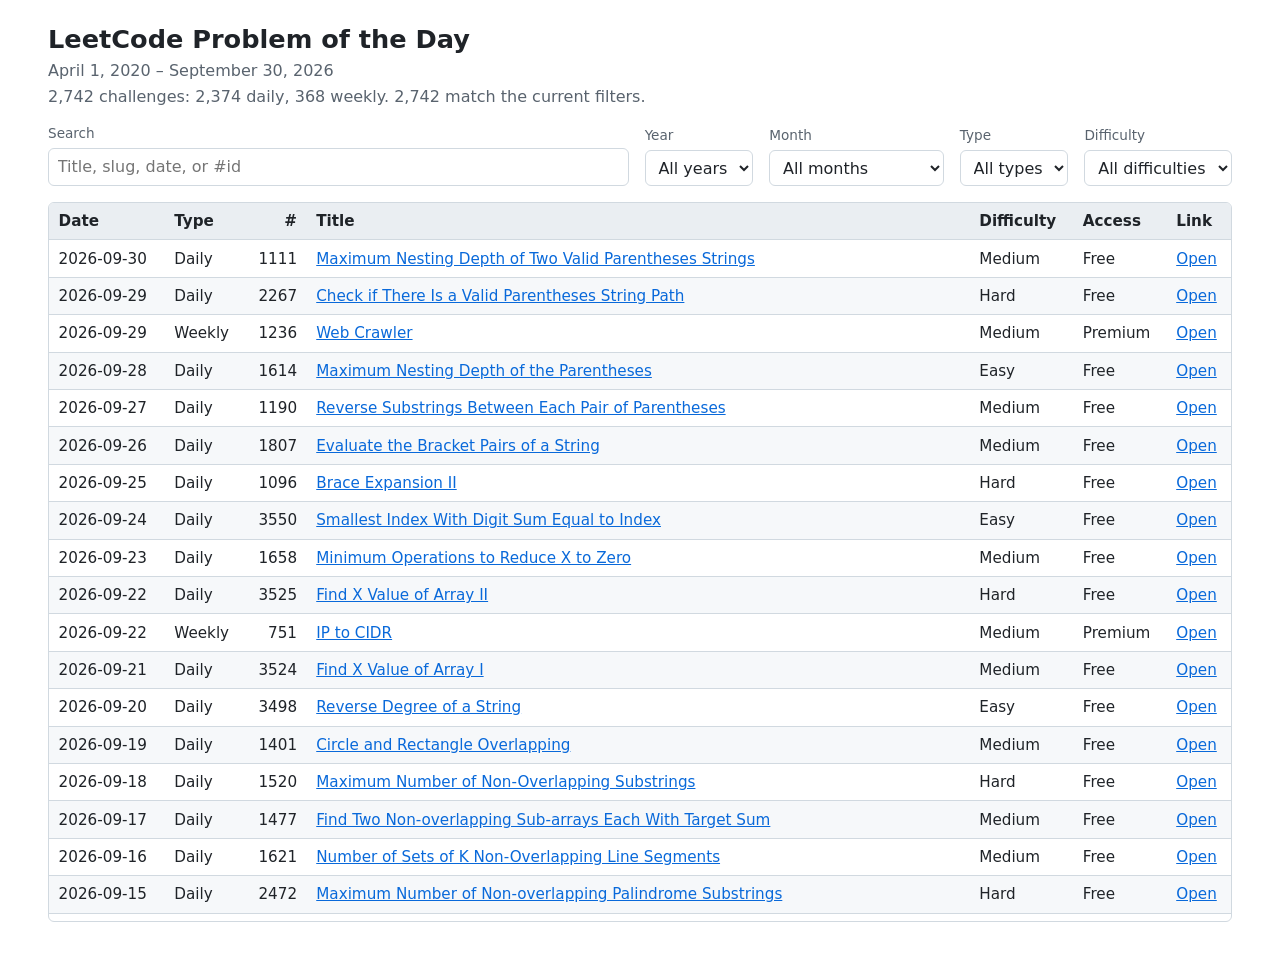
<file: docs/index.html>
<!doctype html>
<html lang="en">
<head>
  <meta charset="utf-8">
  <meta name="viewport" content="width=device-width, initial-scale=1">
  <meta name="color-scheme" content="light dark">
  <title>LeetCode Problem of the Day</title>
  <link rel="icon" href="data:,">
  <link rel="stylesheet" href="styles.css">
  <script src="app.js" defer></script>
</head>
<body>
  <main>
    <header>
      <h1>LeetCode Problem of the Day</h1>
      <p id="range" class="summary">Loading challenges…</p>
      <p id="counts" class="summary" aria-live="polite"></p>
    </header>

    <noscript>
      <p class="notice">
        The table on this page is built with JavaScript. Without it, browse the
        <a href="https://github.com/jollySleeper/leetcode-potd-archive/blob/main/archive/README.md">Markdown archive</a>
        instead.
      </p>
    </noscript>

    <form id="filters" class="filters" role="search" autocomplete="off">
      <div class="field field-search">
        <label for="search">Search</label>
        <input id="search" type="search" placeholder="Title, slug, date, or #id" spellcheck="false">
      </div>
      <div class="field">
        <label for="year">Year</label>
        <select id="year">
          <option value="">All years</option>
        </select>
      </div>
      <div class="field">
        <label for="month">Month</label>
        <select id="month">
          <option value="">All months</option>
        </select>
      </div>
      <div class="field">
        <label for="type">Type</label>
        <select id="type">
          <option value="">All types</option>
          <option value="daily">Daily</option>
          <option value="weekly">Weekly</option>
        </select>
      </div>
      <div class="field">
        <label for="difficulty">Difficulty</label>
        <select id="difficulty">
          <option value="">All difficulties</option>
          <option value="easy">Easy</option>
          <option value="medium">Medium</option>
          <option value="hard">Hard</option>
        </select>
      </div>
      <button id="reset" type="button" class="reset" hidden>Reset</button>
    </form>

    <p id="error" class="notice error" role="alert" hidden></p>

    <div class="table-wrap">
      <table>
        <thead>
          <tr>
            <th scope="col">Date</th>
            <th scope="col">Type</th>
            <th scope="col" class="num">#</th>
            <th scope="col">Title</th>
            <th scope="col">Difficulty</th>
            <th scope="col">Access</th>
            <th scope="col">Link</th>
          </tr>
        </thead>
        <tbody id="rows"></tbody>
      </table>
    </div>
  </main>
</body>
</html>
</file>
<file: docs/styles.css>
:root {
  color-scheme: light dark;
  --bg: #ffffff;
  --fg: #1f2328;
  --muted: #59636e;
  --border: #d1d9e0;
  --stripe: #f6f8fa;
  --head: #eaeef2;
  --accent: #0969da;
  font-family: system-ui, -apple-system, "Segoe UI", Roboto, "Helvetica Neue", Arial, sans-serif;
  line-height: 1.45;
}

@media (prefers-color-scheme: dark) {
  :root {
    --bg: #0d1117;
    --fg: #e6edf3;
    --muted: #9198a1;
    --border: #3d444d;
    --stripe: #151b23;
    --head: #212830;
    --accent: #4493f8;
  }
}

*,
*::before,
*::after {
  box-sizing: border-box;
}

[hidden] {
  display: none !important;
}

body {
  margin: 0;
  background: var(--bg);
  color: var(--fg);
}

main {
  max-width: 76rem;
  margin: 0 auto;
  padding: 1.5rem 1rem 2rem;
}

h1 {
  margin: 0 0 0.25rem;
  font-size: 1.6rem;
  line-height: 1.2;
}

.summary {
  margin: 0.2rem 0;
  color: var(--muted);
}

a {
  color: var(--accent);
}

.notice {
  margin: 1rem 0;
  padding: 0.6rem 0.8rem;
  border: 1px solid var(--border);
  border-radius: 6px;
}

.error {
  font-weight: 600;
}

.filters {
  display: flex;
  flex-wrap: wrap;
  align-items: flex-end;
  gap: 0.75rem 1rem;
  margin: 1rem 0;
}

.field {
  display: flex;
  flex-direction: column;
  gap: 0.25rem;
}

.field-search {
  flex: 1 1 16rem;
}

label {
  font-size: 0.85rem;
  color: var(--muted);
}

input,
select,
button {
  font: inherit;
  color: inherit;
  background: var(--bg);
  border: 1px solid var(--border);
  border-radius: 6px;
  padding: 0.4rem 0.55rem;
}

button {
  cursor: pointer;
}

input:focus-visible,
select:focus-visible,
button:focus-visible,
a:focus-visible {
  outline: 2px solid var(--accent);
  outline-offset: 1px;
}

.table-wrap {
  overflow: auto;
  max-height: 80vh;
  border: 1px solid var(--border);
  border-radius: 6px;
}

table {
  width: 100%;
  border-collapse: collapse;
  font-size: 0.95rem;
}

th,
td {
  padding: 0.45rem 0.6rem;
  text-align: left;
  vertical-align: top;
  white-space: nowrap;
  border-bottom: 1px solid var(--border);
}

thead th {
  position: sticky;
  top: 0;
  z-index: 1;
  background: var(--head);
  font-weight: 600;
}

tbody tr:nth-child(even) {
  background: var(--stripe);
}

tbody tr:last-child td {
  border-bottom: 0;
}

.num {
  text-align: right;
  font-variant-numeric: tabular-nums;
}

td.title {
  min-width: 16rem;
  white-space: normal;
}

td.empty {
  padding: 1.5rem 0.6rem;
  text-align: center;
  color: var(--muted);
  white-space: normal;
}

@media (max-width: 40rem) {
  main {
    padding: 1rem 0.75rem 1.5rem;
  }

  h1 {
    font-size: 1.35rem;
  }

  .field {
    flex: 1 1 calc(50% - 0.5rem);
  }

  .field-search {
    flex-basis: 100%;
  }

  .field select {
    width: 100%;
  }

  td.title {
    min-width: 12rem;
  }
}
</file>
